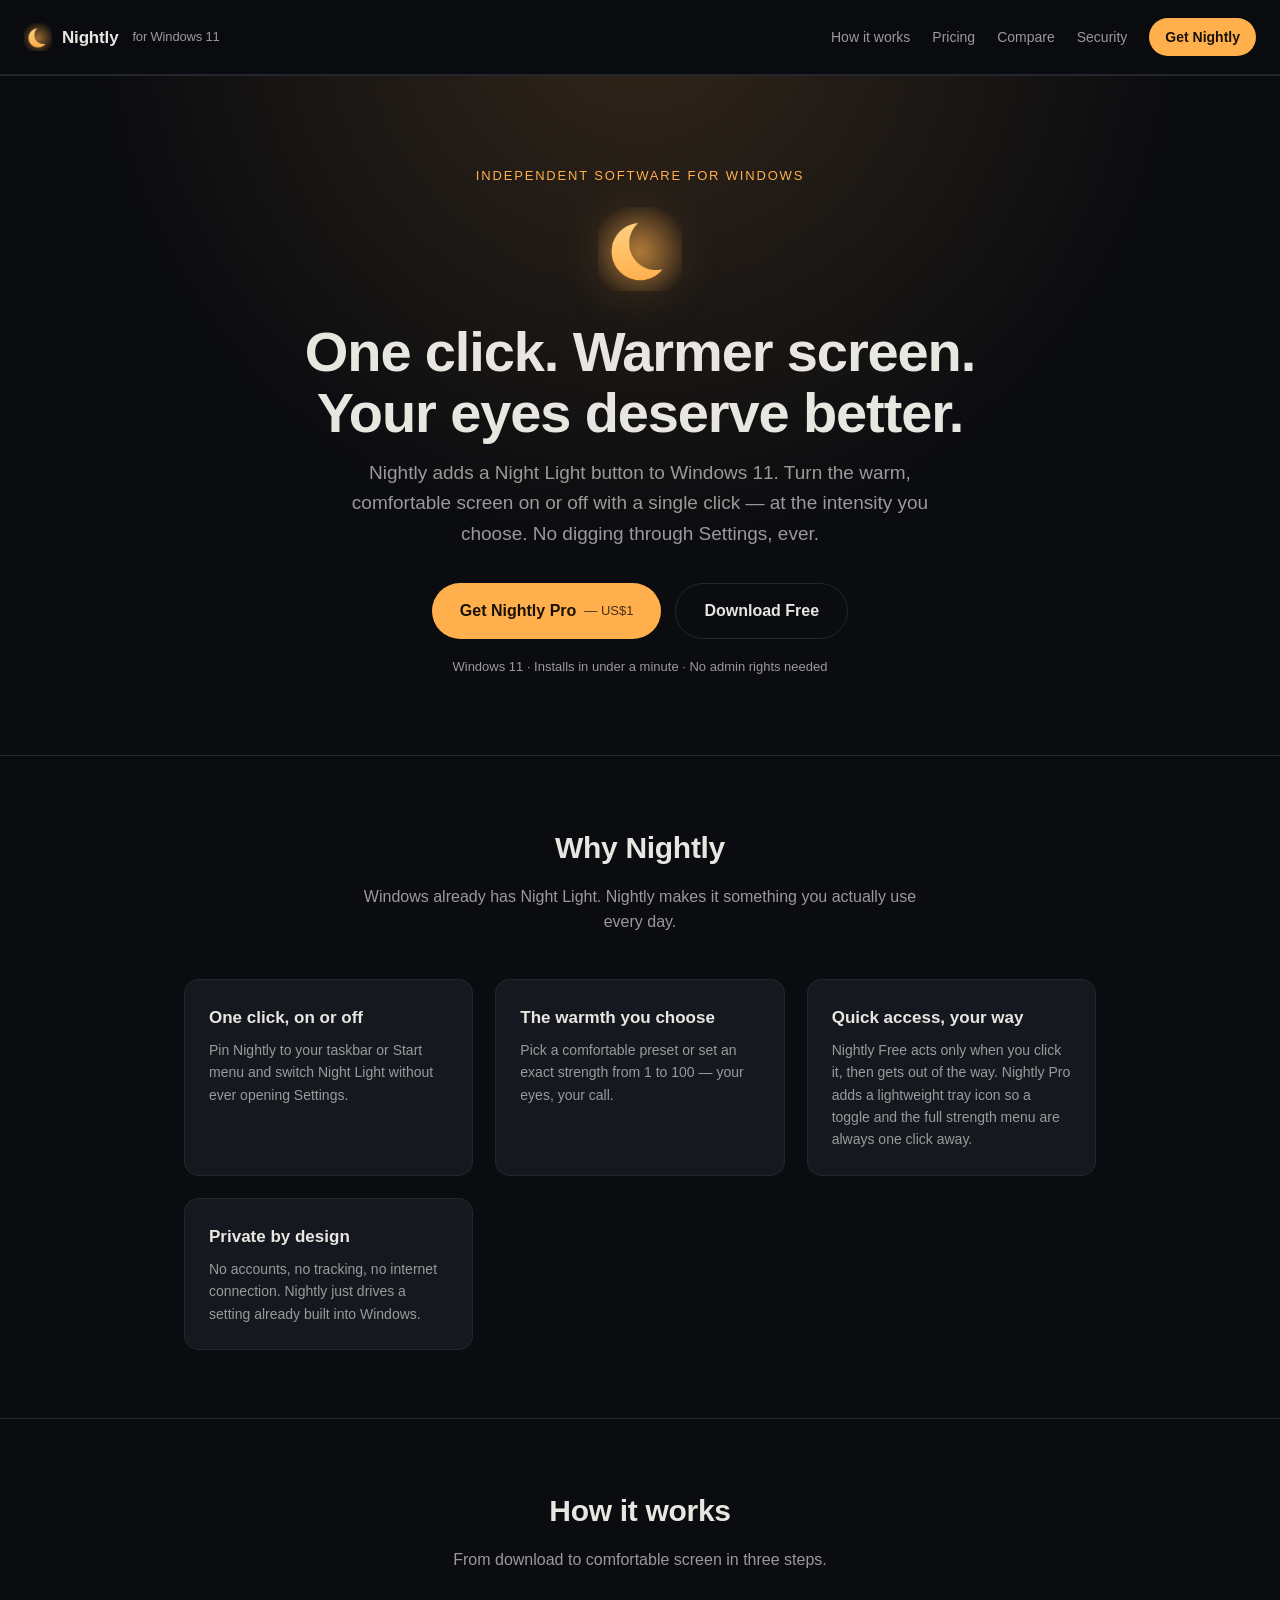
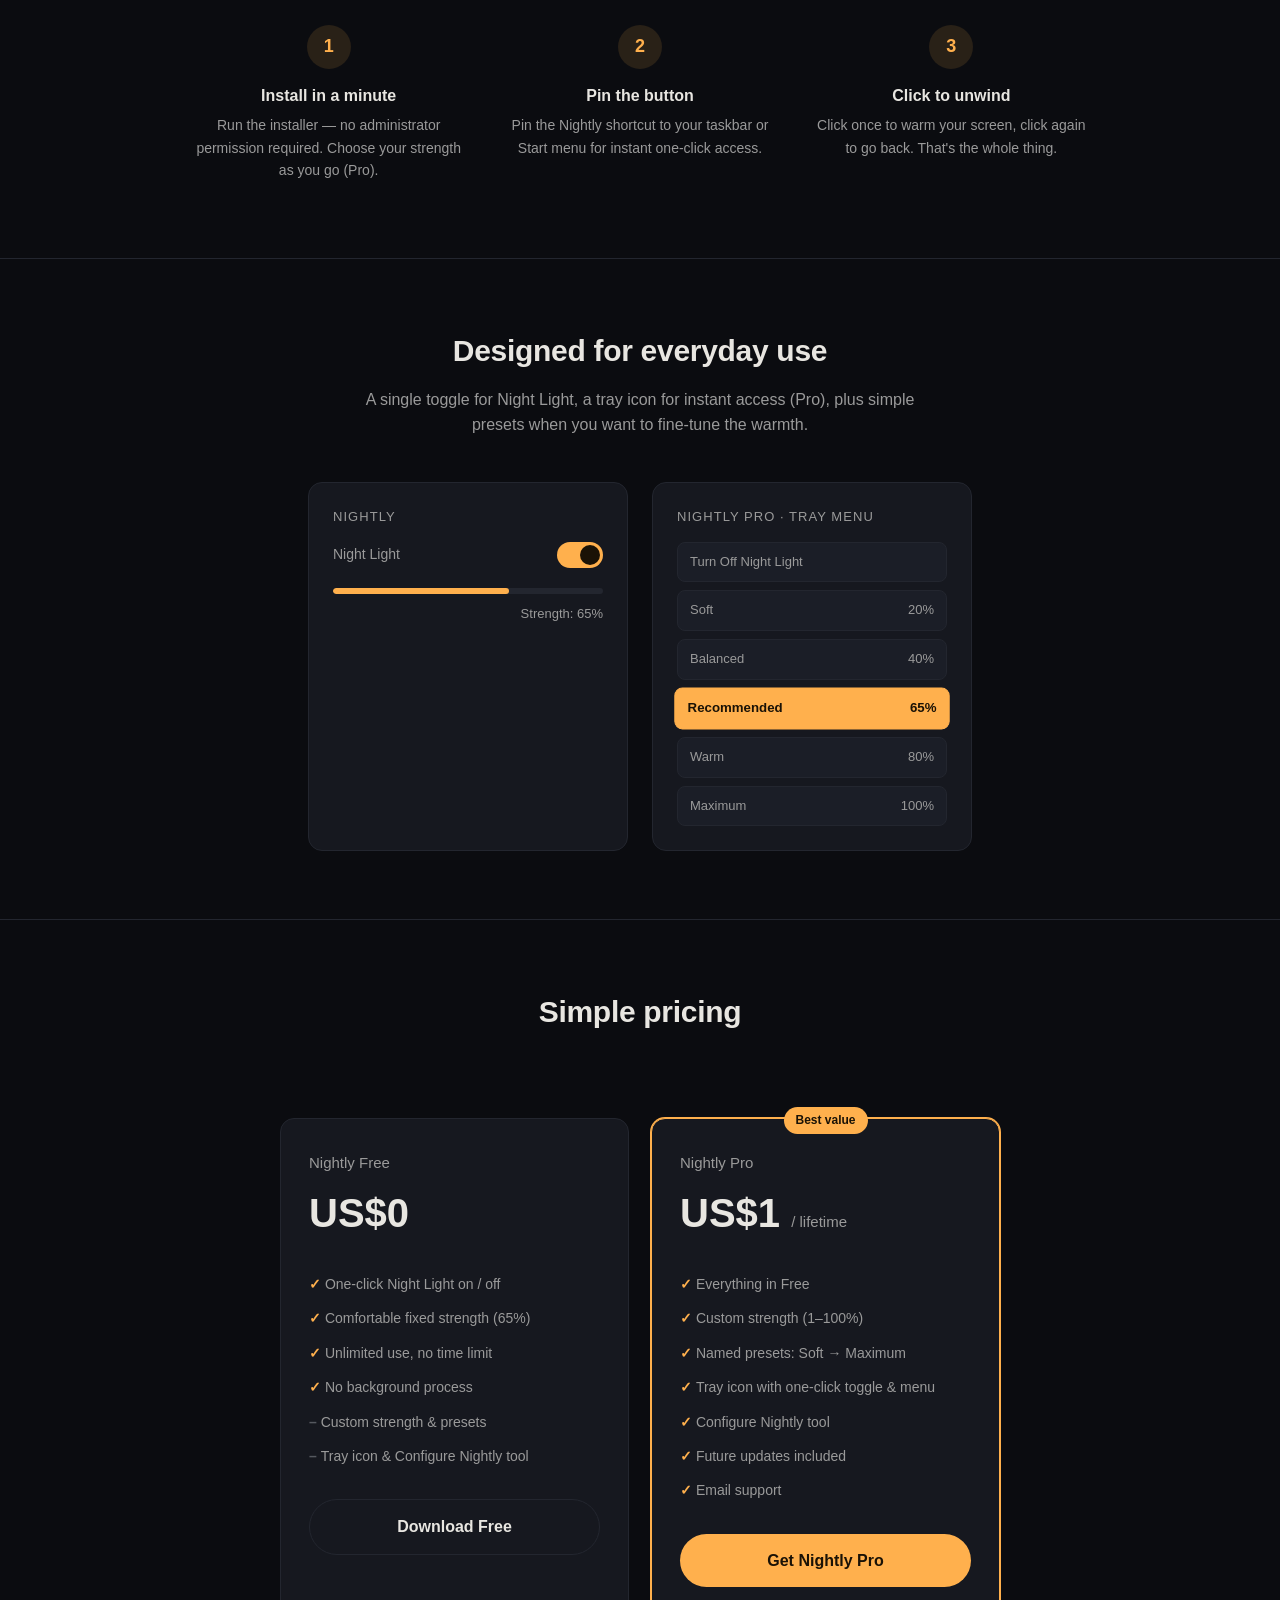
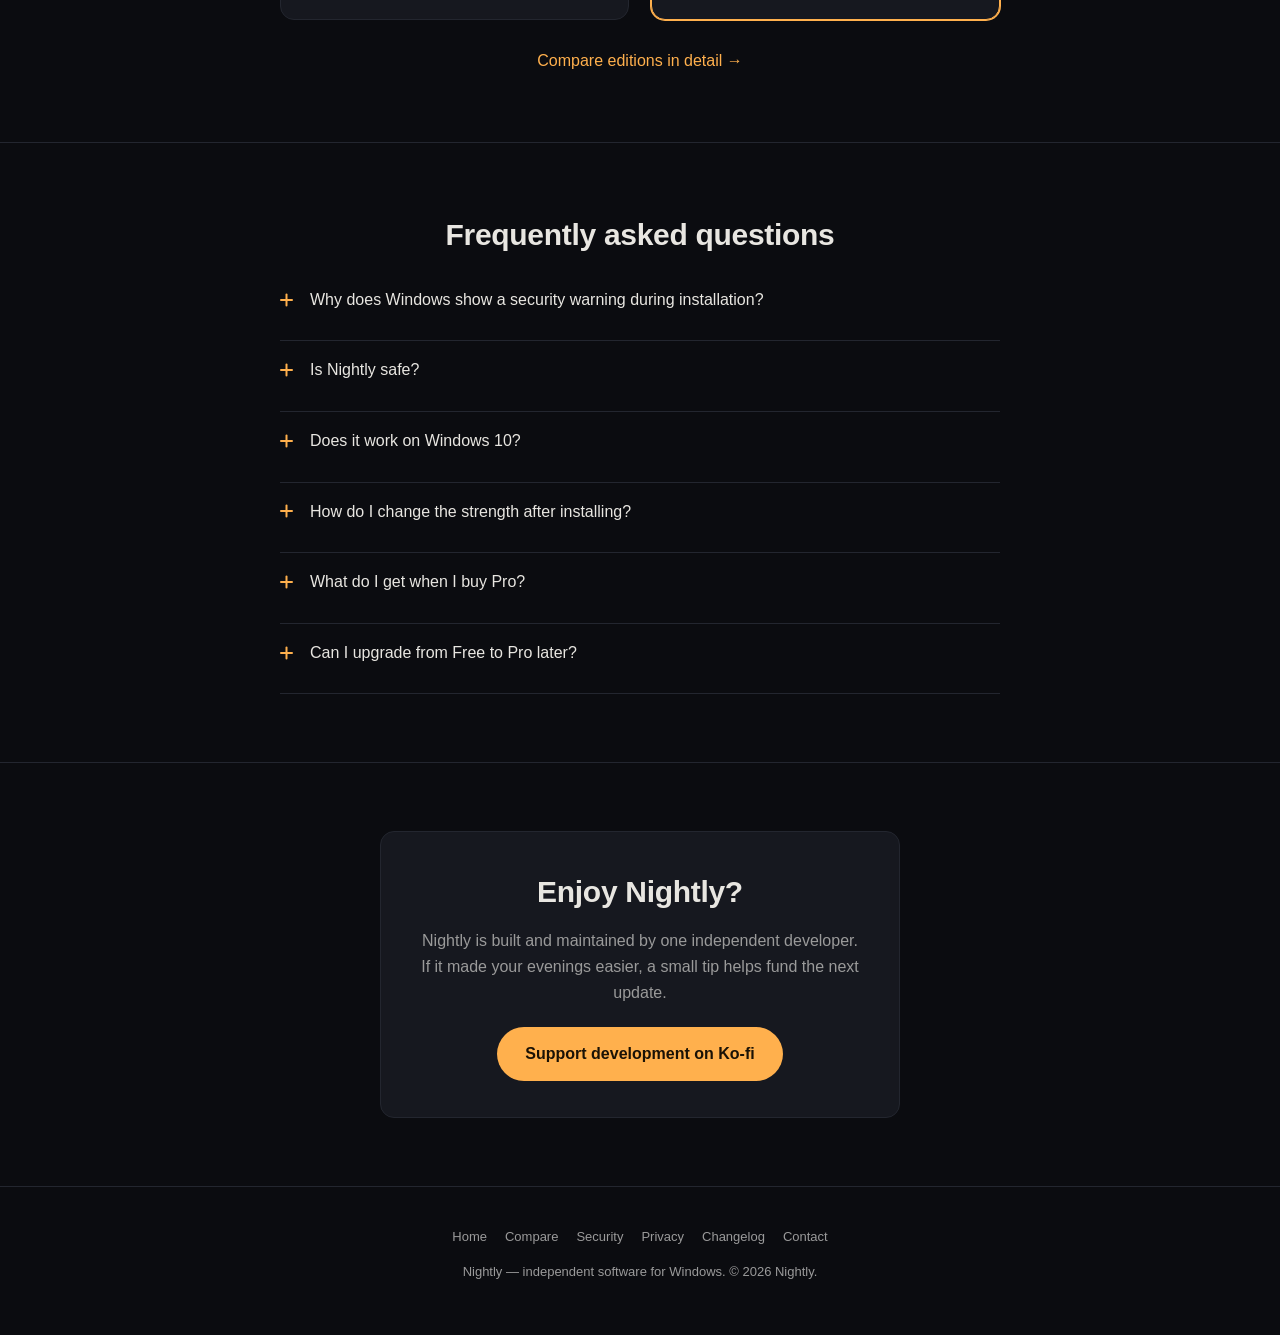
<file: index.html>
<!DOCTYPE html>
<html lang="en">
<head>
<meta charset="UTF-8">
<meta name="viewport" content="width=device-width, initial-scale=1.0">
<script>document.documentElement.classList.add('js-anim');</script>
<title>Nightly — One Click Night Light for Windows 11</title>
<meta name="description" content="Nightly is independent software that adds a one-click Night Light button to Windows 11. Turn Night Light on and off at the warmth you choose — no digging through Settings, ever.">
<link rel="icon" href="icon.png">
<link rel="stylesheet" href="style.css">
<!-- Cloudflare Web Analytics (cookieless) -->
<script defer src="https://static.cloudflareinsights.com/beacon.min.js" data-cf-beacon='{"token": "3af3d8d9196f428593e6d728d8dcc558"}'></script>
<!-- End Cloudflare Web Analytics -->
</head>
<body>

<header class="site">
  <div class="brand">
    <img src="icon.png" alt="">
    Nightly <span class="tag">for Windows 11</span>
  </div>
  <nav class="site">
    <a href="#how">How it works</a>
    <a href="#pricing">Pricing</a>
    <a href="compare.html">Compare</a>
    <a href="security.html">Security</a>
    <a href="#pricing" class="cta">Get Nightly</a>
  </nav>
</header>

<section class="hero">
  <div class="wrap">
    <div class="eyebrow" data-load>Independent software for Windows</div>
    <img class="icon" src="icon.png" alt="Nightly icon" data-load>
    <h1 data-load>One click. Warmer screen.<br>Your eyes deserve better.</h1>
    <p class="lead" data-load>Nightly adds a Night Light button to Windows 11. Turn the warm, comfortable screen on or off with a single click — at the intensity you choose. No digging through Settings, ever.</p>
    <div class="cta-row" data-load>
      <a class="btn" href="https://payhip.com/b/InX7a">Get Nightly Pro <span class="price-tag">— US$1</span></a>
      <a class="btn secondary" href="https://github.com/fernandomatttar/nightly/releases/latest/download/Nightly-Free-Setup.exe">Download Free</a>
    </div>
    <p class="under" data-load>Windows 11 · Installs in under a minute · No admin rights needed</p>
  </div>
</section>

<section id="why">
  <div class="wrap">
    <h2 data-reveal>Why Nightly</h2>
    <p class="section-sub" data-reveal>Windows already has Night Light. Nightly makes it something you actually use every day.</p>
    <div class="features">
      <div class="feature" data-reveal>
        <h3>One click, on or off</h3>
        <p>Pin Nightly to your taskbar or Start menu and switch Night Light without ever opening Settings.</p>
      </div>
      <div class="feature" data-reveal>
        <h3>The warmth you choose</h3>
        <p>Pick a comfortable preset or set an exact strength from 1 to 100 — your eyes, your call.</p>
      </div>
      <div class="feature" data-reveal>
        <h3>Quick access, your way</h3>
        <p>Nightly Free acts only when you click it, then gets out of the way. Nightly Pro adds a lightweight tray icon so a toggle and the full strength menu are always one click away.</p>
      </div>
      <div class="feature" data-reveal>
        <h3>Private by design</h3>
        <p>No accounts, no tracking, no internet connection. Nightly just drives a setting already built into Windows.</p>
      </div>
    </div>
  </div>
</section>

<section id="how">
  <div class="wrap">
    <h2 data-reveal>How it works</h2>
    <p class="section-sub" data-reveal>From download to comfortable screen in three steps.</p>
    <div class="steps">
      <div class="step" data-reveal>
        <div class="num">1</div>
        <h3>Install in a minute</h3>
        <p>Run the installer — no administrator permission required. Choose your strength as you go (Pro).</p>
      </div>
      <div class="step" data-reveal>
        <div class="num">2</div>
        <h3>Pin the button</h3>
        <p>Pin the Nightly shortcut to your taskbar or Start menu for instant one-click access.</p>
      </div>
      <div class="step" data-reveal>
        <div class="num">3</div>
        <h3>Click to unwind</h3>
        <p>Click once to warm your screen, click again to go back. That's the whole thing.</p>
      </div>
    </div>
  </div>
</section>

<section id="demo">
  <div class="wrap">
    <h2 data-reveal>Designed for everyday use</h2>
    <p class="section-sub" data-reveal>A single toggle for Night Light, a tray icon for instant access (Pro), plus simple presets when you want to fine-tune the warmth.</p>
    <div class="demo">
      <div class="mock" data-reveal>
        <div class="mtitle">Nightly</div>
        <div class="row">
          <span class="label">Night Light</span>
          <span class="switch"></span>
        </div>
        <div class="bar-track"><div class="bar-fill" style="width:65%"></div></div>
        <div class="pct">Strength: 65%</div>
      </div>
      <div class="mock" data-reveal>
        <div class="mtitle">Nightly Pro · Tray menu</div>
        <div class="presets">
          <div class="preset"><span>Turn Off Night Light</span><span></span></div>
          <div class="preset"><span>Soft</span><span>20%</span></div>
          <div class="preset"><span>Balanced</span><span>40%</span></div>
          <div class="preset active"><span>Recommended</span><span>65%</span></div>
          <div class="preset"><span>Warm</span><span>80%</span></div>
          <div class="preset"><span>Maximum</span><span>100%</span></div>
        </div>
      </div>
    </div>
  </div>
</section>

<section id="pricing">
  <div class="wrap">
    <h2 data-reveal>Simple pricing</h2>
    <p class="section-sub" data-reveal>Start free. Unlock full control for the price of a coffee — once, forever.</p>
    <div class="pricing">
      <div class="plan" data-reveal>
        <div class="name">Nightly Free</div>
        <div class="price">US$0</div>
        <ul>
          <li>One-click Night Light on / off</li>
          <li>Comfortable fixed strength (65%)</li>
          <li>Unlimited use, no time limit</li>
          <li>No background process</li>
          <li class="muted">Custom strength &amp; presets</li>
          <li class="muted">Tray icon &amp; Configure Nightly tool</li>
        </ul>
        <a class="btn secondary" href="https://github.com/fernandomatttar/nightly/releases/latest/download/Nightly-Free-Setup.exe">Download Free</a>
      </div>
      <div class="plan featured" data-reveal>
        <div class="badge">Best value</div>
        <div class="name">Nightly Pro</div>
        <div class="price">US$1 <small>/ lifetime</small></div>
        <ul>
          <li>Everything in Free</li>
          <li>Custom strength (1–100%)</li>
          <li>Named presets: Soft → Maximum</li>
          <li>Tray icon with one-click toggle &amp; menu</li>
          <li>Configure Nightly tool</li>
          <li>Future updates included</li>
          <li>Email support</li>
        </ul>
        <a class="btn" href="https://payhip.com/b/InX7a">Get Nightly Pro</a>
      </div>
    </div>
    <div class="compare-link"><a href="compare.html">Compare editions in detail →</a></div>
  </div>
</section>

<section id="faq">
  <div class="wrap">
    <h2 data-reveal>Frequently asked questions</h2>
    <div class="faq" data-reveal>
      <details>
        <summary>Why does Windows show a security warning during installation?</summary>
        <p>That blue "Windows protected your PC" screen is Windows SmartScreen. It appears for new independent software that hasn't built up a download reputation yet — it is not a virus warning. Click "More info", then "Run anyway" to continue. See our <a href="security.html">Security page</a> for the full explanation.</p>
      </details>
      <details>
        <summary>Is Nightly safe?</summary>
        <p>Yes. Nightly only automates the Night Light control already built into Windows. It collects no data and connects to no servers in either edition. Nightly Free runs no background process at all; Nightly Pro's optional tray icon is the only thing that can stay open, and it never phones home.</p>
      </details>
      <details>
        <summary>Does it work on Windows 10?</summary>
        <p>No. Nightly relies on the Windows 11 Night Light interface (build 25H2 / 26200 or newer).</p>
      </details>
      <details>
        <summary>How do I change the strength after installing?</summary>
        <p>With Nightly Pro, open "Configure Nightly" from the Start menu, pick a preset or enter a custom value, and save. No reinstall needed. Nightly Free uses a fixed 65%.</p>
      </details>
      <details>
        <summary>What do I get when I buy Pro?</summary>
        <p>A download of <strong>Nightly-Pro-v1.1.0.zip</strong> containing the Pro installer plus the Installation Guide, Security Guide, License, and Changelog — delivered right after checkout.</p>
      </details>
      <details>
        <summary>Can I upgrade from Free to Pro later?</summary>
        <p>Absolutely. Install Pro over your Free copy any time — your existing settings are kept.</p>
      </details>
    </div>
  </div>
</section>

<section id="donate" class="donate">
  <div class="wrap">
    <div class="card" data-reveal>
      <h2>Enjoy Nightly?</h2>
      <p>Nightly is built and maintained by one independent developer. If it made your evenings easier, a small tip helps fund the next update.</p>
      <a class="btn" href="https://ko-fi.com/nightly_">Support development on Ko-fi</a>
    </div>
  </div>
</section>

<footer class="site">
  <div class="wrap">
    <div class="links">
      <a href="index.html">Home</a>
      <a href="compare.html">Compare</a>
      <a href="security.html">Security</a>
      <a href="privacy.html">Privacy</a>
      <a href="changelog.html">Changelog</a>
      <a href="mailto:fermmodenese@gmail.com">Contact</a>
    </div>
    <p>Nightly — independent software for Windows. &copy; 2026 Nightly.</p>
  </div>
</footer>

<script src="script.js" defer></script>
</body>
</html>
</file>
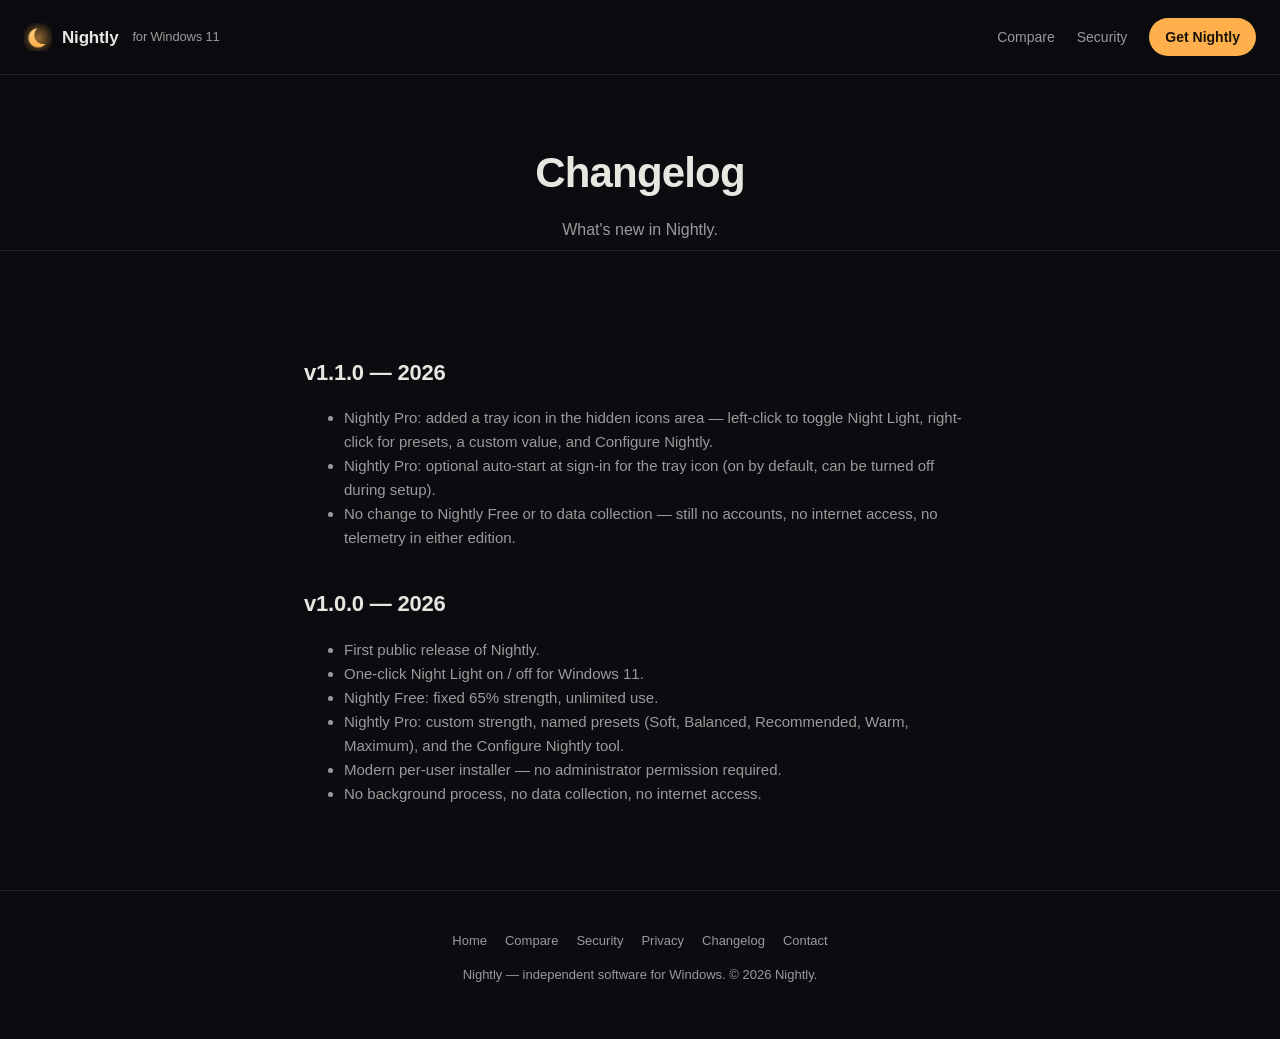
<file: changelog.html>
<!DOCTYPE html>
<html lang="en">
<head>
<meta charset="UTF-8">
<meta name="viewport" content="width=device-width, initial-scale=1.0">
<script>document.documentElement.classList.add('js-anim');</script>
<title>Changelog — Nightly</title>
<meta name="description" content="Release history for Nightly, one-click Night Light for Windows 11.">
<link rel="icon" href="icon.png">
<link rel="stylesheet" href="style.css">
<!-- Cloudflare Web Analytics (cookieless) -->
<script defer src="https://static.cloudflareinsights.com/beacon.min.js" data-cf-beacon='{"token": "3af3d8d9196f428593e6d728d8dcc558"}'></script>
<!-- End Cloudflare Web Analytics -->
</head>
<body>

<header class="site">
  <div class="brand">
    <a href="index.html" style="display:flex;align-items:center;gap:10px;color:inherit;">
      <img src="icon.png" alt=""> Nightly <span class="tag">for Windows 11</span>
    </a>
  </div>
  <nav class="site">
    <a href="compare.html">Compare</a>
    <a href="security.html">Security</a>
    <a href="index.html#pricing" class="cta">Get Nightly</a>
  </nav>
</header>

<div class="page-head">
  <h1 data-load>Changelog</h1>
  <p data-load>What's new in Nightly.</p>
</div>

<section>
  <div class="wrap prose" data-reveal>
    <h2>v1.1.0 — 2026</h2>
    <ul>
      <li>Nightly Pro: added a tray icon in the hidden icons area — left-click to toggle Night Light, right-click for presets, a custom value, and Configure Nightly.</li>
      <li>Nightly Pro: optional auto-start at sign-in for the tray icon (on by default, can be turned off during setup).</li>
      <li>No change to Nightly Free or to data collection — still no accounts, no internet access, no telemetry in either edition.</li>
    </ul>

    <h2>v1.0.0 — 2026</h2>
    <ul>
      <li>First public release of Nightly.</li>
      <li>One-click Night Light on / off for Windows 11.</li>
      <li>Nightly Free: fixed 65% strength, unlimited use.</li>
      <li>Nightly Pro: custom strength, named presets (Soft, Balanced, Recommended, Warm, Maximum), and the Configure Nightly tool.</li>
      <li>Modern per-user installer — no administrator permission required.</li>
      <li>No background process, no data collection, no internet access.</li>
    </ul>
  </div>
</section>

<footer class="site">
  <div class="wrap">
    <div class="links">
      <a href="index.html">Home</a>
      <a href="compare.html">Compare</a>
      <a href="security.html">Security</a>
      <a href="privacy.html">Privacy</a>
      <a href="changelog.html">Changelog</a>
      <a href="mailto:fermmodenese@gmail.com">Contact</a>
    </div>
    <p>Nightly — independent software for Windows. &copy; 2026 Nightly.</p>
  </div>
</footer>

<script src="script.js" defer></script>
</body>
</html>
</file>
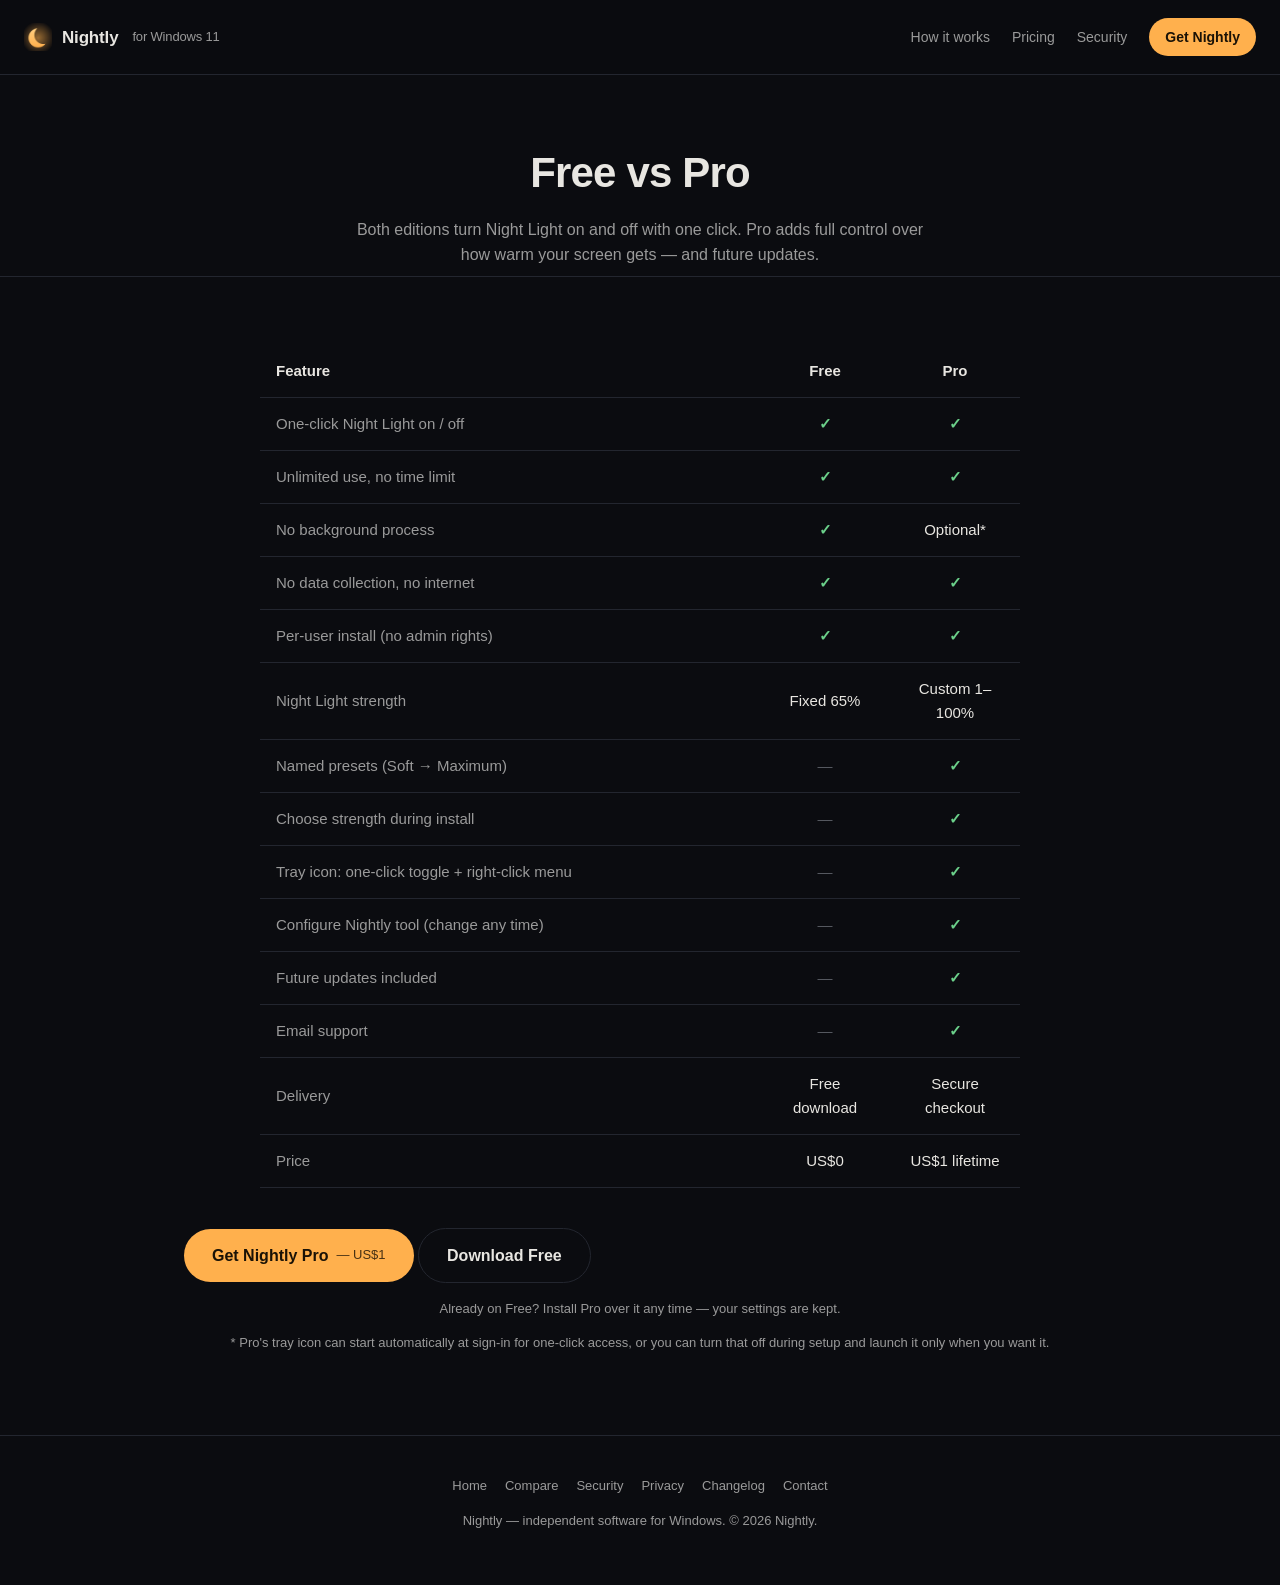
<file: compare.html>
<!DOCTYPE html>
<html lang="en">
<head>
<meta charset="UTF-8">
<meta name="viewport" content="width=device-width, initial-scale=1.0">
<script>document.documentElement.classList.add('js-anim');</script>
<title>Compare Free &amp; Pro — Nightly</title>
<meta name="description" content="Compare Nightly Free and Nightly Pro feature by feature — strength control, presets, delivery, updates, and support.">
<link rel="icon" href="icon.png">
<link rel="stylesheet" href="style.css">
<!-- Cloudflare Web Analytics (cookieless) -->
<script defer src="https://static.cloudflareinsights.com/beacon.min.js" data-cf-beacon='{"token": "3af3d8d9196f428593e6d728d8dcc558"}'></script>
<!-- End Cloudflare Web Analytics -->
</head>
<body>

<header class="site">
  <div class="brand">
    <a href="index.html" style="display:flex;align-items:center;gap:10px;color:inherit;">
      <img src="icon.png" alt=""> Nightly <span class="tag">for Windows 11</span>
    </a>
  </div>
  <nav class="site">
    <a href="index.html#how">How it works</a>
    <a href="index.html#pricing">Pricing</a>
    <a href="security.html">Security</a>
    <a href="index.html#pricing" class="cta">Get Nightly</a>
  </nav>
</header>

<div class="page-head">
  <h1 data-load>Free vs Pro</h1>
  <p data-load>Both editions turn Night Light on and off with one click. Pro adds full control over how warm your screen gets — and future updates.</p>
</div>

<section>
  <div class="wrap table-wrap" data-reveal>
    <table class="compare">
      <thead>
        <tr>
          <th>Feature</th>
          <th class="col">Free</th>
          <th class="col">Pro</th>
        </tr>
      </thead>
      <tbody>
        <tr><td class="feat">One-click Night Light on / off</td><td class="col yes">&#10003;</td><td class="col yes">&#10003;</td></tr>
        <tr><td class="feat">Unlimited use, no time limit</td><td class="col yes">&#10003;</td><td class="col yes">&#10003;</td></tr>
        <tr><td class="feat">No background process</td><td class="col yes">&#10003;</td><td class="col">Optional*</td></tr>
        <tr><td class="feat">No data collection, no internet</td><td class="col yes">&#10003;</td><td class="col yes">&#10003;</td></tr>
        <tr><td class="feat">Per-user install (no admin rights)</td><td class="col yes">&#10003;</td><td class="col yes">&#10003;</td></tr>
        <tr><td class="feat">Night Light strength</td><td class="col">Fixed 65%</td><td class="col">Custom 1–100%</td></tr>
        <tr><td class="feat">Named presets (Soft → Maximum)</td><td class="col no">&mdash;</td><td class="col yes">&#10003;</td></tr>
        <tr><td class="feat">Choose strength during install</td><td class="col no">&mdash;</td><td class="col yes">&#10003;</td></tr>
        <tr><td class="feat">Tray icon: one-click toggle + right-click menu</td><td class="col no">&mdash;</td><td class="col yes">&#10003;</td></tr>
        <tr><td class="feat">Configure Nightly tool (change any time)</td><td class="col no">&mdash;</td><td class="col yes">&#10003;</td></tr>
        <tr><td class="feat">Future updates included</td><td class="col no">&mdash;</td><td class="col yes">&#10003;</td></tr>
        <tr><td class="feat">Email support</td><td class="col no">&mdash;</td><td class="col yes">&#10003;</td></tr>
        <tr><td class="feat">Delivery</td><td class="col">Free download</td><td class="col">Secure checkout</td></tr>
        <tr><td class="feat">Price</td><td class="col">US$0</td><td class="col">US$1 lifetime</td></tr>
      </tbody>
    </table>
    <div class="cta-row" style="justify-content:center; margin-top:40px;">
      <a class="btn" href="https://payhip.com/b/InX7a">Get Nightly Pro <span class="price-tag">— US$1</span></a>
      <a class="btn secondary" href="https://github.com/fernandomatttar/nightly/releases/latest/download/Nightly-Free-Setup.exe">Download Free</a>
    </div>
    <p class="under" style="text-align:center; color:var(--text-dim); font-size:13px; margin-top:16px;">Already on Free? Install Pro over it any time — your settings are kept.</p>
    <p class="under" style="text-align:center; color:var(--text-dim); font-size:13px; margin-top:4px;">* Pro's tray icon can start automatically at sign-in for one-click access, or you can turn that off during setup and launch it only when you want it.</p>
  </div>
</section>

<footer class="site">
  <div class="wrap">
    <div class="links">
      <a href="index.html">Home</a>
      <a href="compare.html">Compare</a>
      <a href="security.html">Security</a>
      <a href="privacy.html">Privacy</a>
      <a href="changelog.html">Changelog</a>
      <a href="mailto:fermmodenese@gmail.com">Contact</a>
    </div>
    <p>Nightly — independent software for Windows. &copy; 2026 Nightly.</p>
  </div>
</footer>

<script src="script.js" defer></script>
</body>
</html>
</file>
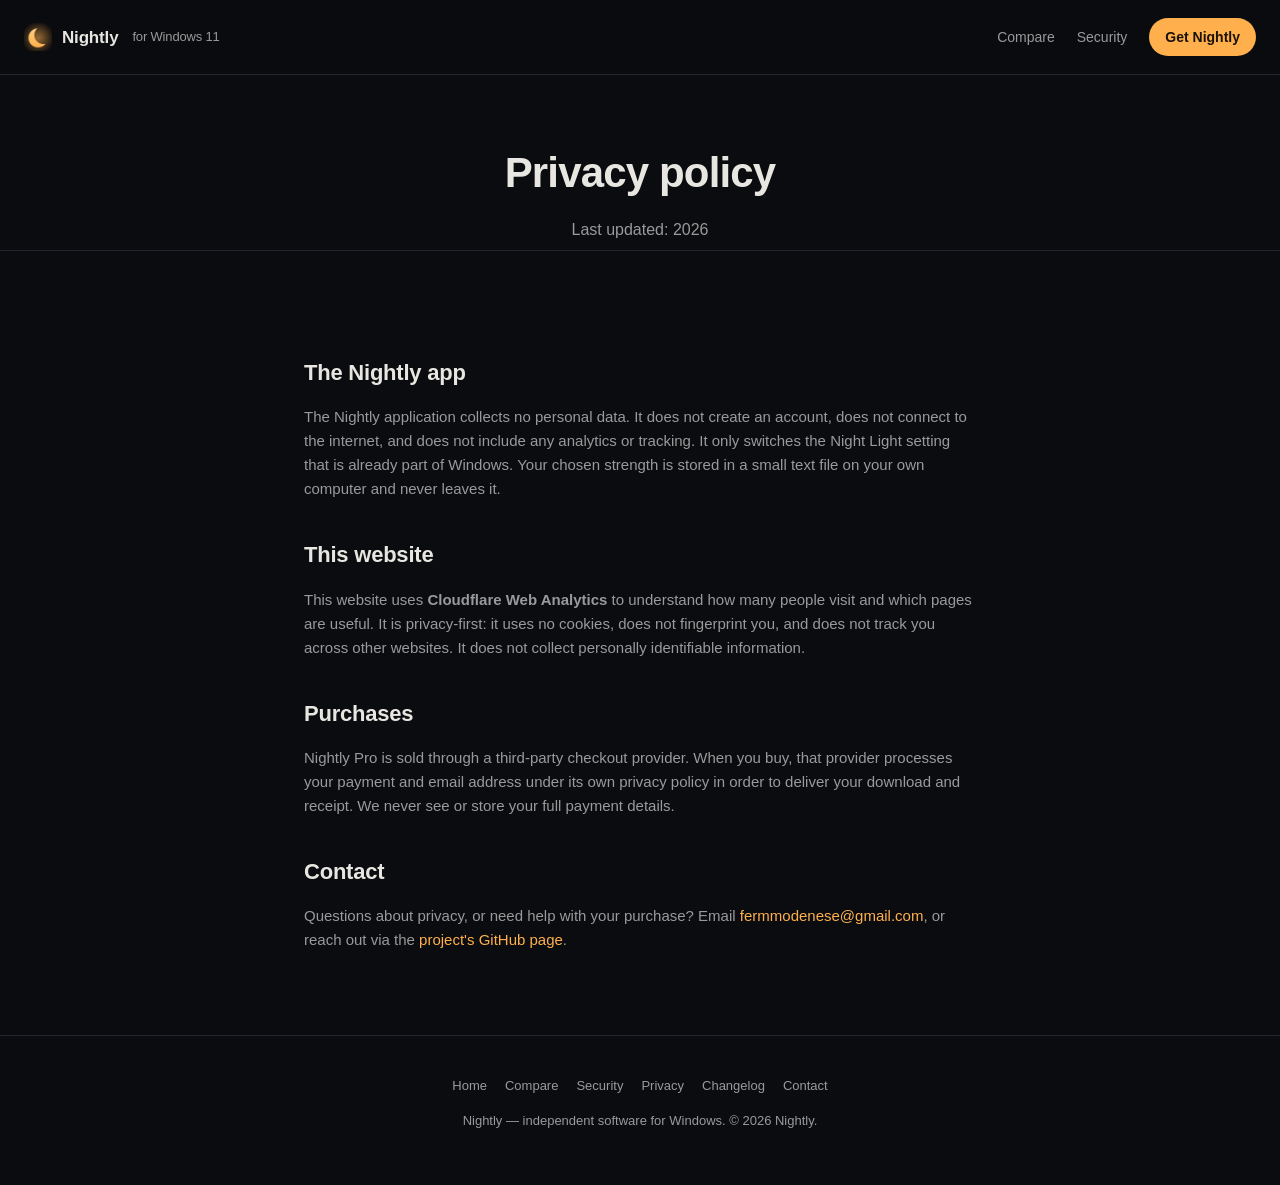
<file: privacy.html>
<!DOCTYPE html>
<html lang="en">
<head>
<meta charset="UTF-8">
<meta name="viewport" content="width=device-width, initial-scale=1.0">
<script>document.documentElement.classList.add('js-anim');</script>
<title>Privacy Policy — Nightly</title>
<meta name="description" content="Nightly's privacy policy. The app collects nothing; the website uses cookieless Cloudflare Web Analytics.">
<link rel="icon" href="icon.png">
<link rel="stylesheet" href="style.css">
<!-- Cloudflare Web Analytics (cookieless) -->
<script defer src="https://static.cloudflareinsights.com/beacon.min.js" data-cf-beacon='{"token": "3af3d8d9196f428593e6d728d8dcc558"}'></script>
<!-- End Cloudflare Web Analytics -->
</head>
<body>

<header class="site">
  <div class="brand">
    <a href="index.html" style="display:flex;align-items:center;gap:10px;color:inherit;">
      <img src="icon.png" alt=""> Nightly <span class="tag">for Windows 11</span>
    </a>
  </div>
  <nav class="site">
    <a href="compare.html">Compare</a>
    <a href="security.html">Security</a>
    <a href="index.html#pricing" class="cta">Get Nightly</a>
  </nav>
</header>

<div class="page-head">
  <h1 data-load>Privacy policy</h1>
  <p data-load>Last updated: 2026</p>
</div>

<section>
  <div class="wrap prose" data-reveal>
    <h2>The Nightly app</h2>
    <p>The Nightly application collects no personal data. It does not create an account, does not connect to the internet, and does not include any analytics or tracking. It only switches the Night Light setting that is already part of Windows. Your chosen strength is stored in a small text file on your own computer and never leaves it.</p>

    <h2>This website</h2>
    <p>This website uses <strong>Cloudflare Web Analytics</strong> to understand how many people visit and which pages are useful. It is privacy-first: it uses no cookies, does not fingerprint you, and does not track you across other websites. It does not collect personally identifiable information.</p>

    <h2>Purchases</h2>
    <p>Nightly Pro is sold through a third-party checkout provider. When you buy, that provider processes your payment and email address under its own privacy policy in order to deliver your download and receipt. We never see or store your full payment details.</p>

    <h2>Contact</h2>
    <p>Questions about privacy, or need help with your purchase? Email <a href="mailto:fermmodenese@gmail.com">fermmodenese@gmail.com</a>, or reach out via the <a href="https://github.com/fernandomatttar/nightly">project's GitHub page</a>.</p>
  </div>
</section>

<footer class="site">
  <div class="wrap">
    <div class="links">
      <a href="index.html">Home</a>
      <a href="compare.html">Compare</a>
      <a href="security.html">Security</a>
      <a href="privacy.html">Privacy</a>
      <a href="changelog.html">Changelog</a>
      <a href="mailto:fermmodenese@gmail.com">Contact</a>
    </div>
    <p>Nightly — independent software for Windows. &copy; 2026 Nightly.</p>
  </div>
</footer>

<script src="script.js" defer></script>
</body>
</html>
</file>
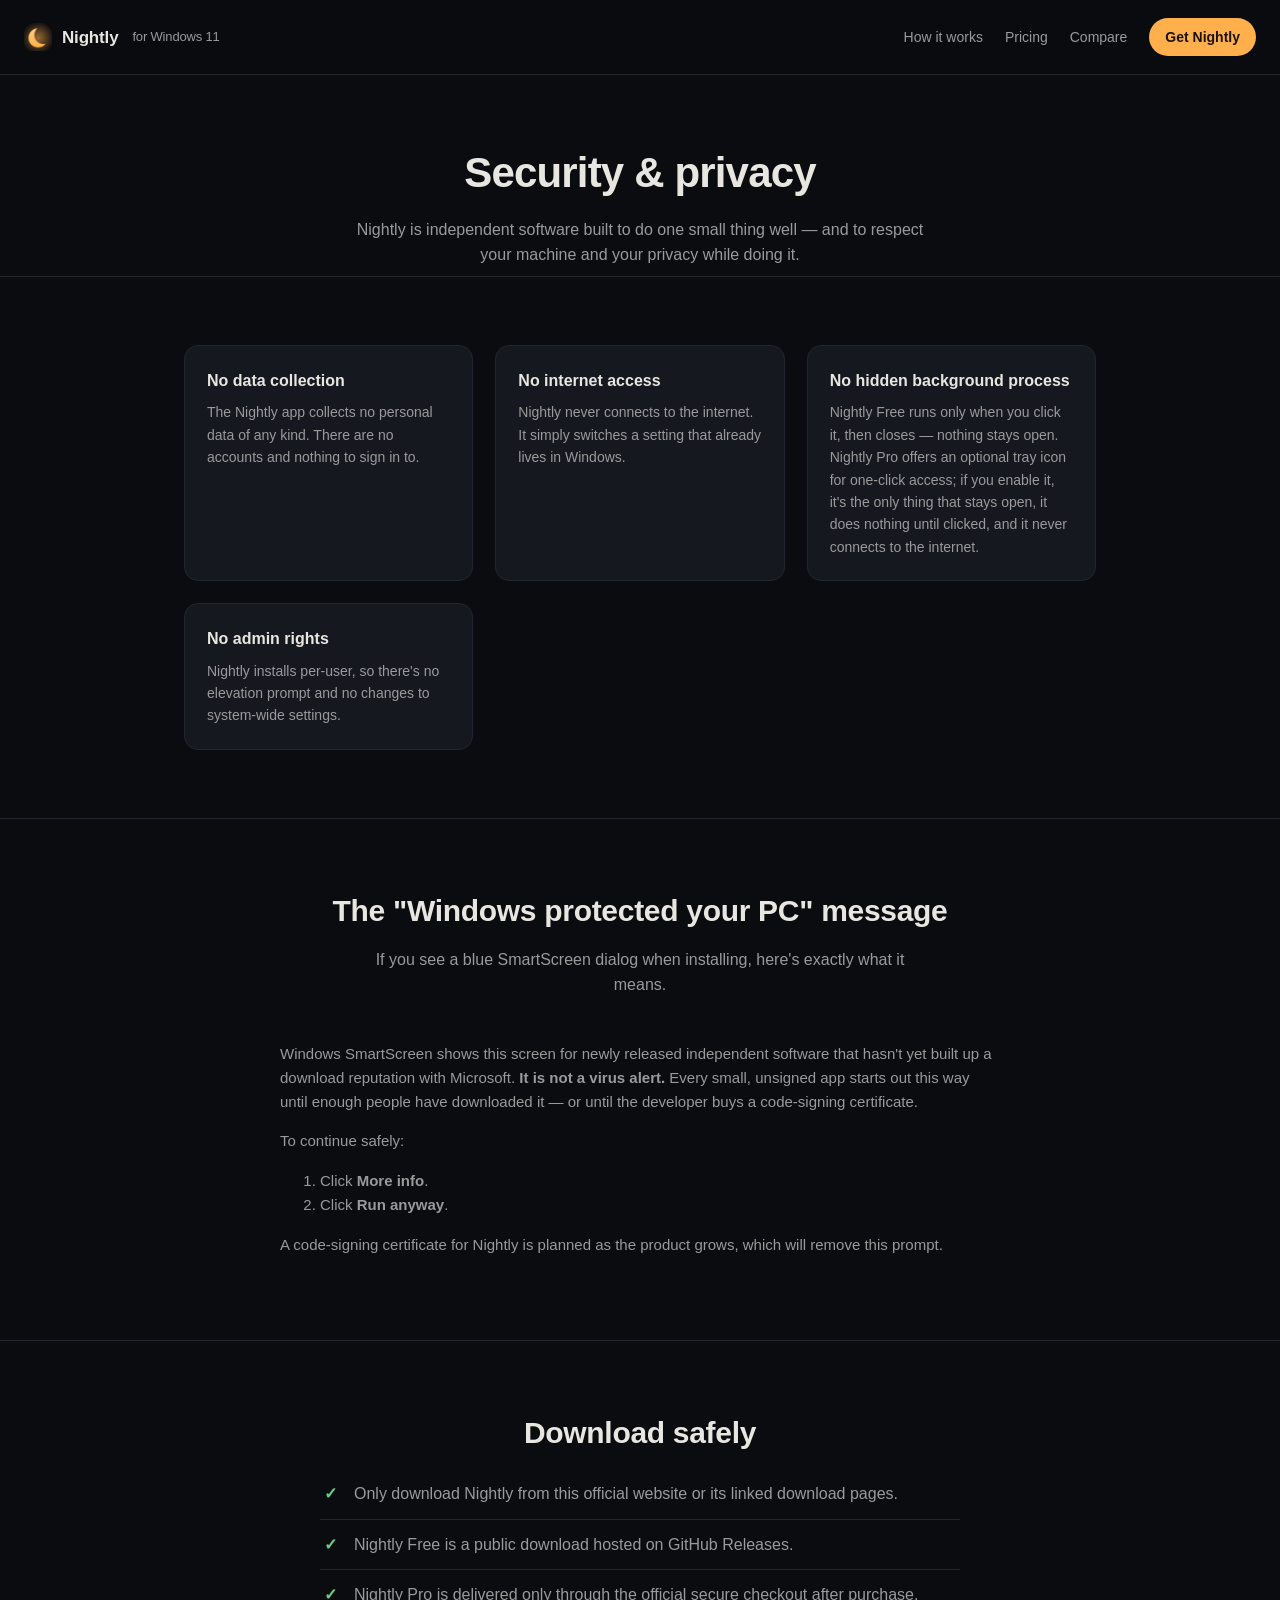
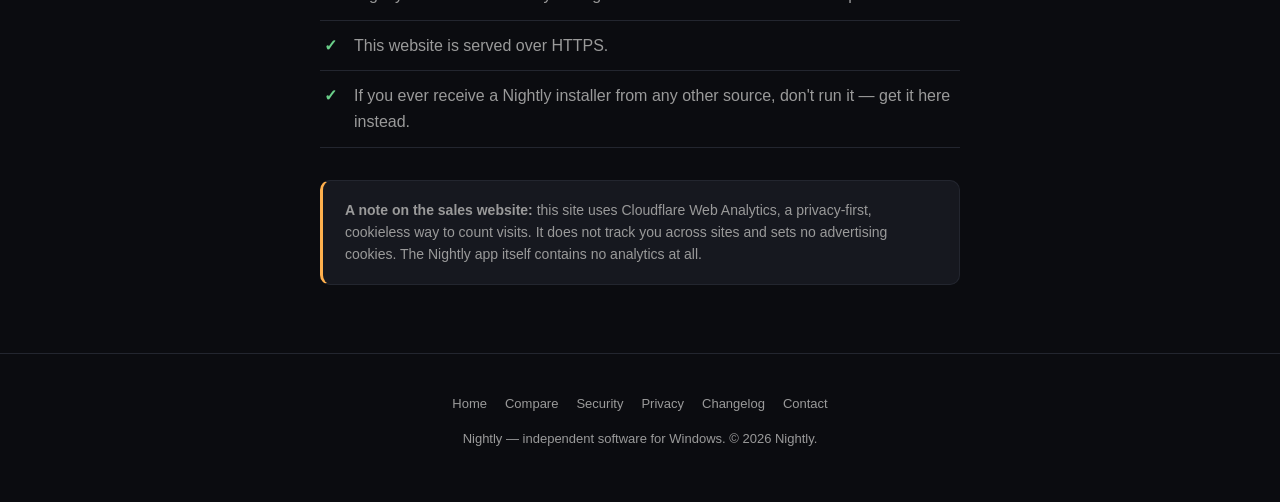
<file: security.html>
<!DOCTYPE html>
<html lang="en">
<head>
<meta charset="UTF-8">
<meta name="viewport" content="width=device-width, initial-scale=1.0">
<script>document.documentElement.classList.add('js-anim');</script>
<title>Security &amp; Privacy — Nightly</title>
<meta name="description" content="How Nightly keeps you safe: no data collection, no internet access, no background process. Understand the Windows SmartScreen warning and how to download safely.">
<link rel="icon" href="icon.png">
<link rel="stylesheet" href="style.css">
<!-- Cloudflare Web Analytics (cookieless) -->
<script defer src="https://static.cloudflareinsights.com/beacon.min.js" data-cf-beacon='{"token": "3af3d8d9196f428593e6d728d8dcc558"}'></script>
<!-- End Cloudflare Web Analytics -->
</head>
<body>

<header class="site">
  <div class="brand">
    <a href="index.html" style="display:flex;align-items:center;gap:10px;color:inherit;">
      <img src="icon.png" alt=""> Nightly <span class="tag">for Windows 11</span>
    </a>
  </div>
  <nav class="site">
    <a href="index.html#how">How it works</a>
    <a href="index.html#pricing">Pricing</a>
    <a href="compare.html">Compare</a>
    <a href="index.html#pricing" class="cta">Get Nightly</a>
  </nav>
</header>

<div class="page-head">
  <h1 data-load>Security &amp; privacy</h1>
  <p data-load>Nightly is independent software built to do one small thing well — and to respect your machine and your privacy while doing it.</p>
</div>

<section>
  <div class="wrap">
    <div class="trust">
      <div class="item" data-reveal>
        <h3>No data collection</h3>
        <p>The Nightly app collects no personal data of any kind. There are no accounts and nothing to sign in to.</p>
      </div>
      <div class="item" data-reveal>
        <h3>No internet access</h3>
        <p>Nightly never connects to the internet. It simply switches a setting that already lives in Windows.</p>
      </div>
      <div class="item" data-reveal>
        <h3>No hidden background process</h3>
        <p>Nightly Free runs only when you click it, then closes — nothing stays open. Nightly Pro offers an optional tray icon for one-click access; if you enable it, it's the only thing that stays open, it does nothing until clicked, and it never connects to the internet.</p>
      </div>
      <div class="item" data-reveal>
        <h3>No admin rights</h3>
        <p>Nightly installs per-user, so there's no elevation prompt and no changes to system-wide settings.</p>
      </div>
    </div>
  </div>
</section>

<section>
  <div class="wrap" data-reveal>
    <h2>The "Windows protected your PC" message</h2>
    <p class="section-sub">If you see a blue SmartScreen dialog when installing, here's exactly what it means.</p>
    <div class="prose">
      <p>Windows SmartScreen shows this screen for newly released independent software that hasn't yet built up a download reputation with Microsoft. <strong>It is not a virus alert.</strong> Every small, unsigned app starts out this way until enough people have downloaded it — or until the developer buys a code-signing certificate.</p>
      <p>To continue safely:</p>
      <ol>
        <li>Click <strong>More info</strong>.</li>
        <li>Click <strong>Run anyway</strong>.</li>
      </ol>
      <p>A code-signing certificate for Nightly is planned as the product grows, which will remove this prompt.</p>
    </div>
  </div>
</section>

<section>
  <div class="wrap" data-reveal>
    <h2>Download safely</h2>
    <ul class="checklist">
      <li>Only download Nightly from this official website or its linked download pages.</li>
      <li>Nightly Free is a public download hosted on GitHub Releases.</li>
      <li>Nightly Pro is delivered only through the official secure checkout after purchase.</li>
      <li>This website is served over HTTPS.</li>
      <li>If you ever receive a Nightly installer from any other source, don't run it — get it here instead.</li>
    </ul>
    <div class="notice">
      <strong>A note on the sales website:</strong> this site uses Cloudflare Web Analytics, a privacy-first, cookieless way to count visits. It does not track you across sites and sets no advertising cookies. The Nightly app itself contains no analytics at all.
    </div>
  </div>
</section>

<footer class="site">
  <div class="wrap">
    <div class="links">
      <a href="index.html">Home</a>
      <a href="compare.html">Compare</a>
      <a href="security.html">Security</a>
      <a href="privacy.html">Privacy</a>
      <a href="changelog.html">Changelog</a>
      <a href="mailto:fermmodenese@gmail.com">Contact</a>
    </div>
    <p>Nightly — independent software for Windows. &copy; 2026 Nightly.</p>
  </div>
</footer>

<script src="script.js" defer></script>
</body>
</html>
</file>
<file: style.css>
:root {
  --bg: #0b0c10;
  --bg-alt: #0e1016;
  --card: #16181f;
  --card-2: #1b1e27;
  --border: #23262f;
  --text: #e8e6e1;
  --text-dim: #9a9a9a;
  --accent: #ffb04d;
  --accent-2: #ffd082;
  --accent-ink: #1a1206;
  --good: #6bd08a;
  --radius: 14px;
  --max: 960px;
}

* { box-sizing: border-box; }
html { scroll-behavior: smooth; }

body {
  margin: 0;
  background: var(--bg);
  color: var(--text);
  font-family: -apple-system, "Segoe UI", Inter, Roboto, sans-serif;
  line-height: 1.6;
}

a { color: var(--accent); text-decoration: none; }
a:hover { text-decoration: underline; }

.wrap { max-width: var(--max); margin: 0 auto; padding: 0 24px; }

/* Header */
header.site {
  display: flex; align-items: center; justify-content: space-between;
  padding: 18px 24px; border-bottom: 1px solid var(--border);
  position: sticky; top: 0; background: rgba(11,12,16,0.85);
  backdrop-filter: blur(8px); z-index: 10;
  transition: box-shadow 0.3s ease, background 0.3s ease;
}
header.site.scrolled { box-shadow: 0 8px 24px rgba(0,0,0,0.35); background: rgba(11,12,16,0.96); }
header.site .scroll-progress {
  position: absolute; left: 0; bottom: -1px; height: 2px; width: 0%;
  background: linear-gradient(90deg, var(--accent), var(--accent-2));
  transition: width 0.1s linear;
}
.brand { display: flex; align-items: center; gap: 10px; font-weight: 700; font-size: 17px; letter-spacing: -0.01em; }
.brand img { width: 28px; height: 28px; }
.brand .tag { color: var(--text-dim); font-weight: 400; font-size: 13px; margin-left: 4px; }
nav.site { display: flex; align-items: center; gap: 22px; }
nav.site a { color: var(--text-dim); font-size: 14px; position: relative; }
nav.site a:hover { color: var(--text); text-decoration: none; }
nav.site a:not(.cta)::after {
  content: ""; position: absolute; left: 0; bottom: -5px; width: 0; height: 1px;
  background: var(--accent); transition: width 0.25s ease;
}
nav.site a:not(.cta):hover::after { width: 100%; }
nav.site a.cta { color: var(--accent-ink); background: var(--accent); padding: 8px 16px; border-radius: 999px; font-weight: 600; transition: background 0.2s ease, transform 0.2s ease; }
nav.site a.cta:hover { background: var(--accent-2); transform: translateY(-1px); }

/* Hero */
.hero {
  padding: 90px 24px 64px; text-align: center;
  background: radial-gradient(circle at 50% -10%, rgba(255,176,77,0.16), transparent 55%);
}
.hero .eyebrow { color: var(--accent); font-size: 13px; letter-spacing: 0.14em; text-transform: uppercase; margin-bottom: 20px; }
.hero img.icon {
  width: 84px; height: 84px; margin-bottom: 22px;
  filter: drop-shadow(0 0 24px rgba(255,176,77,0.35));
  animation: float 4.2s ease-in-out infinite;
}
.hero h1 { font-size: clamp(34px, 5.2vw, 56px); margin: 0 0 14px; letter-spacing: -0.02em; line-height: 1.1; }
.hero .lead { color: var(--text-dim); font-size: 19px; max-width: 600px; margin: 0 auto 34px; }
.hero .cta-row { display: flex; gap: 14px; justify-content: center; flex-wrap: wrap; }
.hero .under { margin-top: 18px; color: var(--text-dim); font-size: 13px; }

@keyframes float {
  0%, 100% { transform: translateY(0); }
  50% { transform: translateY(-10px); }
}
@keyframes pulseGlow {
  0%, 100% { box-shadow: 0 0 0 1px var(--accent), 0 0 18px rgba(255,176,77,0.15); }
  50% { box-shadow: 0 0 0 1px var(--accent), 0 0 34px rgba(255,176,77,0.35); }
}
@keyframes rippleAnim {
  to { transform: scale(1); opacity: 0; }
}

/* Scroll reveal + hero/page-head load-in (JS-gated; safe no-JS fallback: fully visible) */
.js-anim [data-reveal] {
  opacity: 0; transform: translateY(26px);
  transition: opacity 0.6s ease, transform 0.6s ease;
}
.js-anim [data-reveal].is-visible { opacity: 1; transform: none; }

.js-anim [data-load] {
  opacity: 0; transform: translateY(14px);
  transition: opacity 0.55s ease, transform 0.55s ease;
}
.js-anim [data-load].is-visible { opacity: 1; transform: none; }

/* Staggered reveal within grids */
.features [data-reveal]:nth-child(2), .steps [data-reveal]:nth-child(2),
.trust [data-reveal]:nth-child(2), .pricing [data-reveal]:nth-child(2),
.demo [data-reveal]:nth-child(2) { transition-delay: 0.09s; }
.features [data-reveal]:nth-child(3), .steps [data-reveal]:nth-child(3),
.trust [data-reveal]:nth-child(3) { transition-delay: 0.18s; }
.features [data-reveal]:nth-child(4), .trust [data-reveal]:nth-child(4) { transition-delay: 0.27s; }

/* Buttons */
.btn {
  display: inline-flex; align-items: center; gap: 8px;
  background: var(--accent); color: var(--accent-ink); font-weight: 600;
  padding: 14px 28px; border-radius: 999px; font-size: 16px; border: none; cursor: pointer;
  position: relative; overflow: hidden;
  transition: background 0.2s ease, transform 0.2s ease, box-shadow 0.2s ease;
}
.btn:hover { background: var(--accent-2); text-decoration: none; transform: translateY(-2px); box-shadow: 0 10px 26px rgba(255,176,77,0.28); }
.btn:active { transform: translateY(0) scale(0.97); }
.btn.secondary { background: transparent; color: var(--text); border: 1px solid var(--border); }
.btn.secondary:hover { border-color: var(--accent); background: rgba(255,176,77,0.06); box-shadow: 0 10px 26px rgba(255,176,77,0.1); }
.btn.small { padding: 10px 20px; font-size: 14px; }
.price-tag { font-size: 13px; opacity: 0.8; font-weight: 500; }

.btn .ripple {
  position: absolute; border-radius: 50%; background: rgba(255,255,255,0.4);
  transform: scale(0); opacity: 1; pointer-events: none;
  animation: rippleAnim 0.6s ease-out forwards;
}
.btn.secondary .ripple { background: rgba(255,176,77,0.35); }

/* Sections */
section { padding: 68px 24px; border-top: 1px solid var(--border); }
section h2 { font-size: 30px; margin: 0 0 12px; text-align: center; letter-spacing: -0.01em; }
section .section-sub { text-align: center; color: var(--text-dim); max-width: 560px; margin: 0 auto 44px; }

/* Feature grid */
.features { display: grid; grid-template-columns: repeat(auto-fit, minmax(230px, 1fr)); gap: 22px; }
.feature {
  background: var(--card); border: 1px solid var(--border); border-radius: var(--radius); padding: 24px;
  transition: transform 0.25s ease, border-color 0.25s ease, box-shadow 0.25s ease;
}
.feature:hover { transform: translateY(-4px); border-color: rgba(255,176,77,0.4); box-shadow: 0 14px 30px rgba(0,0,0,0.28); }
.feature h3 { margin: 0 0 8px; font-size: 17px; }
.feature p { margin: 0; color: var(--text-dim); font-size: 14px; }

/* Steps */
.steps { display: grid; grid-template-columns: repeat(auto-fit, minmax(220px, 1fr)); gap: 22px; }
.step { text-align: center; padding: 8px; transition: transform 0.25s ease; }
.step:hover { transform: translateY(-4px); }
.step .num {
  width: 44px; height: 44px; border-radius: 50%; background: rgba(255,176,77,0.12); color: var(--accent);
  font-weight: 700; display: flex; align-items: center; justify-content: center; margin: 0 auto 14px; font-size: 18px;
  transition: background 0.25s ease, transform 0.25s ease;
}
.step:hover .num { background: var(--accent); color: var(--accent-ink); transform: scale(1.08); }
.step h3 { margin: 0 0 6px; font-size: 16px; }
.step p { margin: 0; color: var(--text-dim); font-size: 14px; }

/* Mockups (CSS/SVG demo) */
.demo { display: flex; gap: 24px; justify-content: center; flex-wrap: wrap; margin-top: 8px; }
.mock {
  width: 320px; background: var(--card); border: 1px solid var(--border); border-radius: var(--radius); padding: 24px; text-align: left;
  transition: transform 0.25s ease, border-color 0.25s ease, box-shadow 0.25s ease;
}
.mock:hover { transform: translateY(-4px); border-color: rgba(255,176,77,0.35); box-shadow: 0 14px 30px rgba(0,0,0,0.28); }
.mock .row { display: flex; align-items: center; justify-content: space-between; }
.mock .label { font-size: 14px; color: var(--text-dim); }
.mock .switch { width: 46px; height: 26px; border-radius: 999px; background: var(--accent); position: relative; flex-shrink: 0; transition: background 0.4s ease; }
.mock .switch.off { background: var(--border); }
.mock .switch::after {
  content: ""; position: absolute; top: 3px; right: 3px; width: 20px; height: 20px; border-radius: 50%; background: var(--accent-ink);
  transition: right 0.4s ease, left 0.4s ease, background 0.4s ease;
}
.mock .switch.off::after { right: auto; left: 3px; background: #6a6a6a; }
.mock .bar-track { margin-top: 20px; height: 6px; border-radius: 999px; background: var(--border); position: relative; overflow: hidden; }
.mock .bar-fill { position: absolute; left: 0; top: 0; bottom: 0; border-radius: 999px; background: var(--accent); transition: width 0.6s ease; }
.mock .pct { margin-top: 10px; font-size: 13px; color: var(--text-dim); text-align: right; }
.mock .presets { display: flex; flex-direction: column; gap: 8px; margin-top: 6px; }
.mock .preset {
  display: flex; justify-content: space-between; padding: 9px 12px; border-radius: 8px;
  background: var(--card-2); border: 1px solid var(--border); font-size: 13px; color: var(--text-dim);
  transition: background 0.35s ease, color 0.35s ease, border-color 0.35s ease, transform 0.35s ease;
}
.mock .preset.active { background: var(--accent); color: var(--accent-ink); border-color: var(--accent); font-weight: 600; transform: scale(1.02); }
.mock .mtitle { font-size: 13px; color: var(--text-dim); margin-bottom: 14px; text-transform: uppercase; letter-spacing: 0.08em; }

/* Pricing */
.pricing { display: grid; grid-template-columns: repeat(auto-fit, minmax(260px, 1fr)); gap: 22px; max-width: 720px; margin: 0 auto; }
.plan {
  background: var(--card); border: 1px solid var(--border); border-radius: var(--radius); padding: 32px 28px; position: relative;
  transition: transform 0.25s ease, border-color 0.25s ease, box-shadow 0.25s ease;
}
.plan:hover { transform: translateY(-4px); }
.plan:not(.featured):hover { border-color: rgba(255,176,77,0.4); box-shadow: 0 14px 30px rgba(0,0,0,0.28); }
.plan.featured { border-color: var(--accent); box-shadow: 0 0 0 1px var(--accent); animation: pulseGlow 3.4s ease-in-out infinite; }
.plan .badge { position: absolute; top: -12px; left: 50%; transform: translateX(-50%); background: var(--accent); color: var(--accent-ink); font-size: 12px; font-weight: 700; padding: 4px 12px; border-radius: 999px; }
.plan .name { font-size: 15px; color: var(--text-dim); }
.plan .price { font-size: 40px; font-weight: 700; margin: 6px 0 2px; }
.plan .price small { font-size: 15px; color: var(--text-dim); font-weight: 400; }
.plan ul { list-style: none; padding: 0; margin: 22px 0 26px; }
.plan li { padding: 6px 0; color: var(--text-dim); font-size: 14px; }
.plan li::before { content: "\2713  "; color: var(--accent); font-weight: 700; }
.plan li.muted::before { content: "\2013  "; color: #55585f; }
.plan .btn { width: 100%; justify-content: center; }
.compare-link { text-align: center; margin-top: 28px; }

/* Comparison table */
.table-wrap { overflow-x: auto; }
table.compare { width: 100%; border-collapse: collapse; max-width: 760px; margin: 0 auto; font-size: 15px; }
table.compare th, table.compare td { padding: 14px 16px; border-bottom: 1px solid var(--border); text-align: left; }
table.compare thead th { color: var(--text); font-size: 15px; }
table.compare th.col { text-align: center; width: 130px; }
table.compare td.col { text-align: center; }
table.compare td.feat { color: var(--text-dim); }
table.compare .yes { color: var(--good); font-weight: 700; }
table.compare .no { color: #55585f; }
table.compare tbody tr:hover { background: var(--card); }

/* Security page */
.trust { display: grid; grid-template-columns: repeat(auto-fit, minmax(240px, 1fr)); gap: 22px; }
.trust .item {
  background: var(--card); border: 1px solid var(--border); border-radius: var(--radius); padding: 22px;
  transition: transform 0.25s ease, border-color 0.25s ease, box-shadow 0.25s ease;
}
.trust .item:hover { transform: translateY(-4px); border-color: rgba(255,176,77,0.4); box-shadow: 0 14px 30px rgba(0,0,0,0.28); }
.trust .item h3 { margin: 0 0 8px; font-size: 16px; }
.trust .item p { margin: 0; color: var(--text-dim); font-size: 14px; }
.checklist { max-width: 640px; margin: 0 auto; list-style: none; padding: 0; }
.checklist li { padding: 12px 0 12px 34px; position: relative; border-bottom: 1px solid var(--border); color: var(--text-dim); }
.checklist li::before { content: "\2713"; position: absolute; left: 4px; top: 12px; color: var(--good); font-weight: 700; }
.notice { max-width: 640px; margin: 32px auto 0; background: var(--card); border: 1px solid var(--border); border-left: 3px solid var(--accent); border-radius: 10px; padding: 18px 22px; color: var(--text-dim); font-size: 14px; }

/* FAQ */
.faq { max-width: 720px; margin: 0 auto; }
.faq details { border-bottom: 1px solid var(--border); padding: 16px 0; }
.faq summary {
  cursor: pointer; font-weight: 500; list-style: none;
  position: relative; padding-left: 30px;
  transition: color 0.2s ease;
}
.faq summary::marker { display: none; }
.faq summary::-webkit-details-marker { display: none; }
.faq summary:hover { color: var(--accent-2); }
.faq summary::before, .faq summary::after {
  content: ""; position: absolute; left: 0; top: 50%;
  width: 13px; height: 2px; border-radius: 2px;
  background: var(--accent); transform-origin: center;
  transition: transform 0.3s ease;
}
.faq summary::before { transform: translateY(-50%); }
.faq summary::after { transform: translateY(-50%) rotate(90deg); }
.faq details[open] summary::after { transform: translateY(-50%) rotate(0deg); }
/* Once JS runs, every <details> is forced open permanently (see script.js) so
   visibility is driven by .is-open instead — the [open] attribute selector
   above would otherwise show every icon as "−" regardless of real state. */
.js-anim .faq details[open] summary::after { transform: translateY(-50%) rotate(90deg); }
.js-anim .faq details.is-open summary::after { transform: translateY(-50%) rotate(0deg); }
.faq p {
  color: var(--text-dim); margin: 12px 0 0 24px; font-size: 15px;
  max-height: 0; opacity: 0; overflow: hidden;
  transition: max-height 0.35s ease, opacity 0.3s ease;
}

/* Donate */
.donate { text-align: center; }
.donate .card { max-width: 520px; margin: 0 auto; background: var(--card); border: 1px solid var(--border); border-radius: var(--radius); padding: 36px; }
.donate p { color: var(--text-dim); margin: 0 0 22px; }

/* Sub-page hero */
.page-head { padding: 64px 24px 8px; text-align: center; }
.page-head h1 { font-size: clamp(30px, 4vw, 42px); margin: 0 0 10px; letter-spacing: -0.02em; }
.page-head p { color: var(--text-dim); max-width: 600px; margin: 0 auto; }
.prose { max-width: 720px; margin: 0 auto; }
.prose h2 { text-align: left; font-size: 22px; margin: 36px 0 10px; }
.prose p, .prose li { color: var(--text-dim); font-size: 15px; }

/* Mobile */
@media (max-width: 680px) {
  header.site { padding: 14px 18px; }
  .brand .tag { display: none; }
  nav.site { gap: 14px; }
  nav.site a:not(.cta) { display: none; }
  .hero { padding: 72px 20px 52px; }
  .hero h1 { font-size: 32px; }
  .hero .cta-row { flex-direction: column; align-items: stretch; }
  .hero .cta-row .btn { justify-content: center; }
  section { padding: 52px 20px; }
  .demo .mock { width: 100%; }
}

/* Footer */
footer.site { padding: 40px 24px; text-align: center; color: var(--text-dim); font-size: 13px; border-top: 1px solid var(--border); }
footer.site .links { display: flex; gap: 18px; justify-content: center; flex-wrap: wrap; margin-bottom: 14px; }
footer.site a { color: var(--text-dim); transition: color 0.2s ease; }
footer.site a:hover { color: var(--text); }

/* Back-to-top */
.to-top {
  position: fixed; right: 22px; bottom: 22px; width: 44px; height: 44px; border-radius: 50%;
  background: var(--accent); color: var(--accent-ink); border: none; cursor: pointer;
  font-size: 18px; line-height: 1; display: flex; align-items: center; justify-content: center;
  opacity: 0; transform: translateY(12px); pointer-events: none;
  transition: opacity 0.25s ease, transform 0.25s ease, background 0.2s ease;
  box-shadow: 0 10px 24px rgba(0,0,0,0.35); z-index: 20;
}
.to-top.show { opacity: 1; transform: translateY(0); pointer-events: auto; }
.to-top:hover { background: var(--accent-2); }

/* Respect reduced-motion preference: keep the reveal/fade but drop
   decorative continuous motion and shorten transitions. */
@media (prefers-reduced-motion: reduce) {
  html { scroll-behavior: auto; }
  .hero img.icon,
  .plan.featured { animation: none; }
  * { scroll-behavior: auto; }
}
</file>
